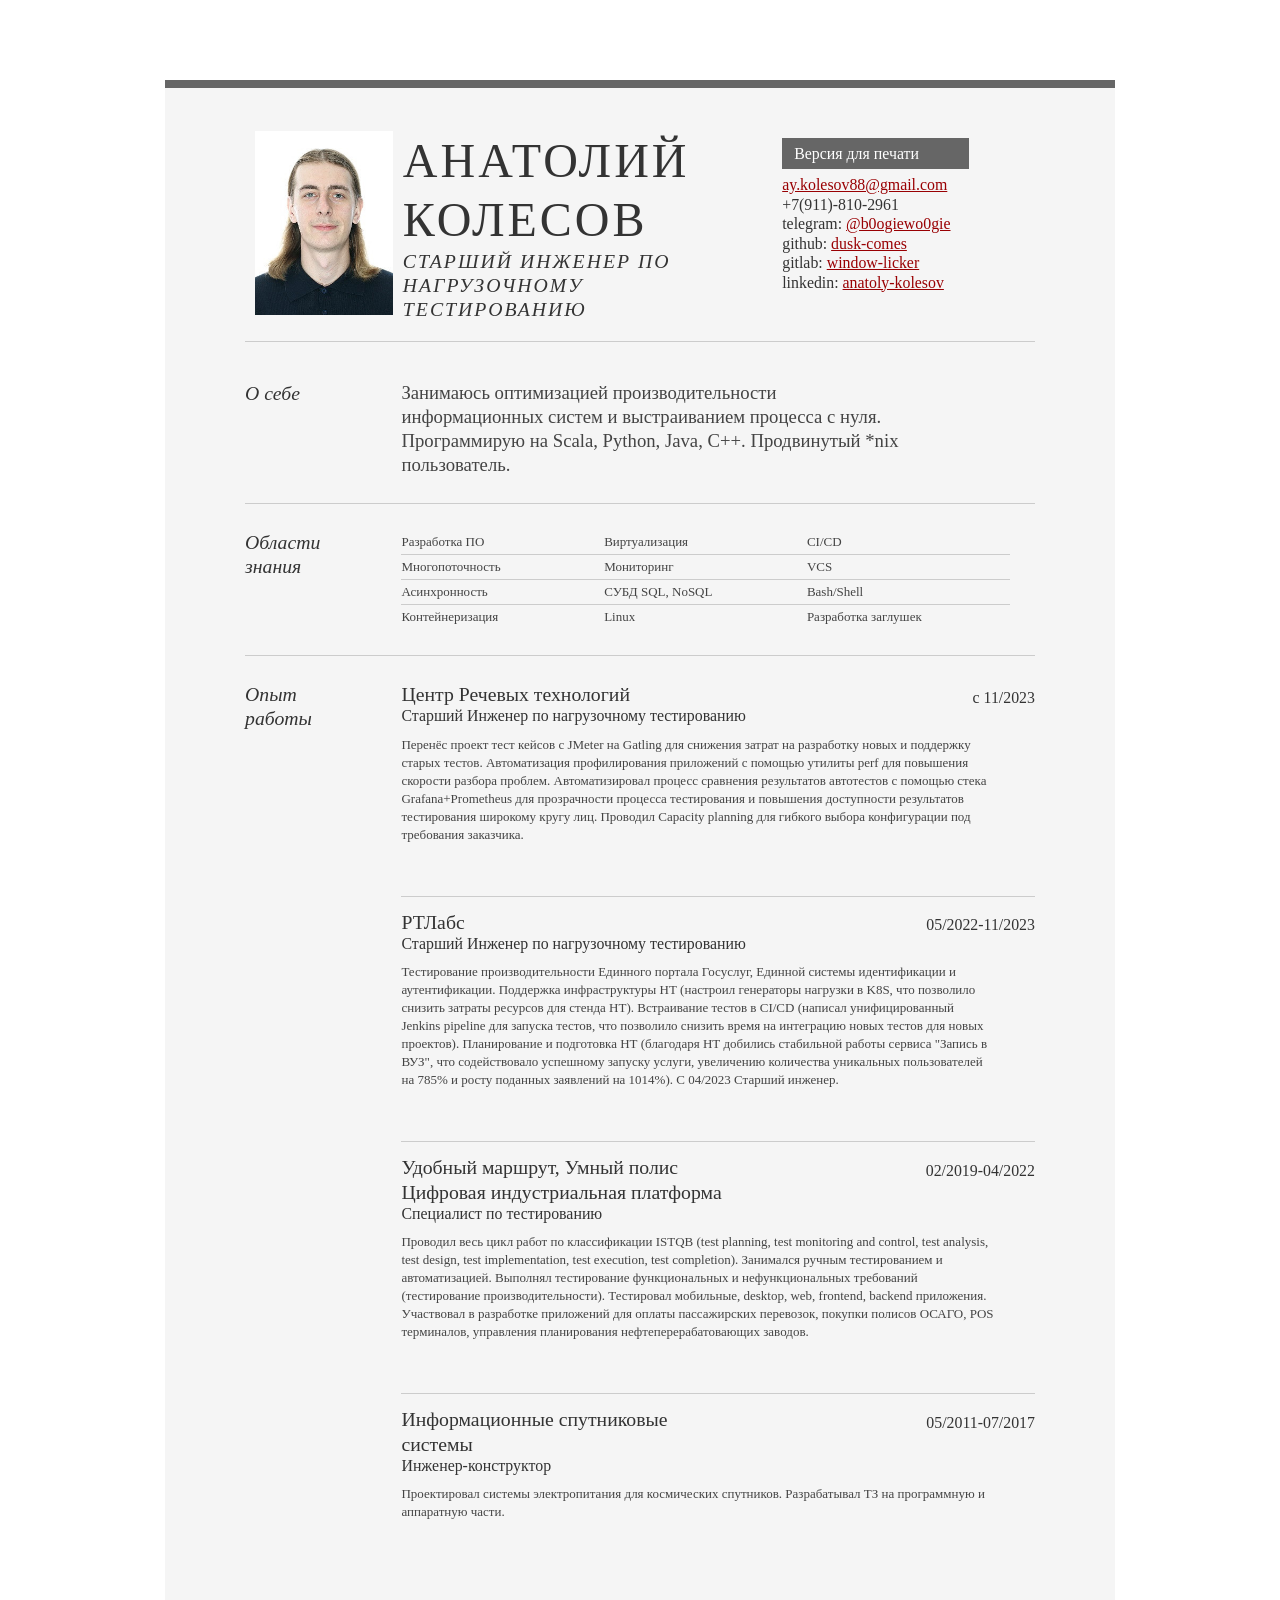
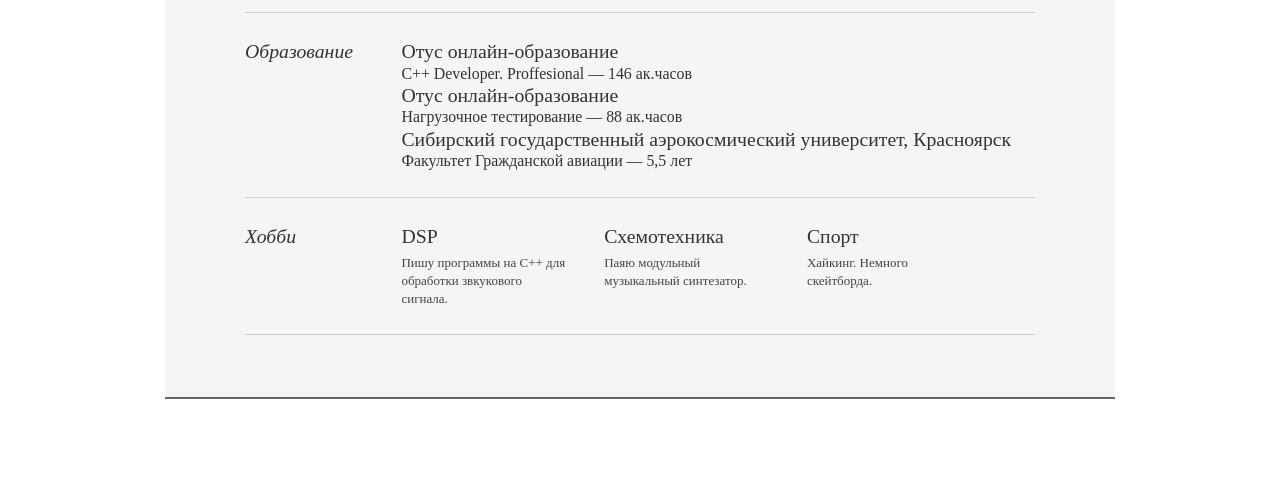
<file: index.html>
<!DOCTYPE html PUBLIC "-//W3C//DTD XHTML 1.0 Strict//EN" "http://www.w3.org/TR/xhtml1/DTD/xhtml1-strict.dtd">
<html>
<head>

	<title>Колесов Анатолий | ay.kolesov88@gmail.com</title>
	<meta http-equiv="content-type" content="text/html; charset=utf-8" />

	<meta name="keywords" content="" />
	<meta name="description" content="" />

	<link rel="stylesheet" type="text/css" href="./css/reset-fonts-grids.css" media="all" /> 
	<link id="replace" rel="stylesheet" type="text/css" href="./css/main.css" media="all" />

</head>
<body>

<div id="doc2" class="yui-t7">
	<div id="inner">
	
		<div id="hd">
			<div class="yui-gc">
				<div class="yui-u first">
					<h1><img src="me.jpg" align="left" hspace="10" height="184" alt="photo"/>Анатолий Колесов</h1>
					<h2>Старший инженер по нагрузочному тестированию</h2>
				</div>

				<div class="yui-u">
					<div class="contact-info">
						<h3><a id="pdf" href="au.kolesov.qa.load.pdf">Версия для печати</a></h3>
						<h3><a href="mailto:ay.kolesov88@gmail.com">ay.kolesov88@gmail.com</a></h3>
						<h3>+7(911)-810-2961</h3>
                        <h3>telegram: <a href="https://t.me/b0ogiewo0gie">@b0ogiewo0gie</a></h3>
                        <h3>github: <a href="https://github.com/dusk-comes/">dusk-comes</a></h3>
                        <h3>gitlab: <a href="https://gitlab.com/window-licker">window-licker</a></h3>
                        <h3>linkedin: <a href="https://www.linkedin.com/mwlite/profile/in/anatoly-kolesov">anatoly-kolesov</a></h3>
					</div><!--// .contact-info -->
				</div>
			</div><!--// .yui-gc -->
		</div><!--// hd -->

		<div id="bd">
			<div id="yui-main">
				<div class="yui-b">

					<div class="yui-gf">
						<div class="yui-u first">
							<h2>О себе</h2>
						</div>
						<div class="yui-u">
							<p class="enlarge">
								Занимаюсь оптимизацией производительности информационных систем и выстраиванием процесса с нуля.
                                Программирую на Scala, Python, Java, C++. Продвинутый *nix пользователь.
							</p>
						</div>
					</div><!--// .yui-gf -->

					<div class="yui-gf">
						<div class="yui-u first">
							<h2>Области знания</h2>
						</div>
						<div class="yui-u">
							<ul class="talent">
								<li>Разработка ПО</li>
								<li>Многопоточность</li>
								<li>Асинхронность</li>
								<li class="last">Контейнеризация</li>
							</ul>

							<ul class="talent">
                                <li>Виртуализация</li>
								<li>Мониторинг</li>
								<li>СУБД SQL, NoSQL</li>
								<li class="last">Linux</li>
							</ul>

							<ul class="talent">
								<li>CI/CD</li>
								<li>VCS</li>
								<li>Bash/Shell</li>
								<li class="last">Разработка заглушек</li>
							</ul>
						</div>
					</div><!--// .yui-gf-->

					<div class="yui-gf">
	
						<div class="yui-u first">
							<h2>Опыт работы</h2>
						</div><!--// .yui-u -->

						<div class="yui-u">

							<div class="job">
								<h2>Центр Речевых технологий</h2>
								<h3>Старший Инженер по нагрузочному тестированию</h3>
								<h4>c 11/2023</h4>
								<p>Перенёс проект тест кейсов с JMeter на Gatling для снижения затрат на разработку новых и поддержку старых тестов. Автоматизация профилирования приложений с помощью утилиты perf для повышения скорости разбора проблем. Автоматизировал процесс сравнения результатов автотестов с помощью стека Grafana+Prometheus для прозрачности процесса тестирования и повышения доступности результатов тестирования широкому кругу лиц. Проводил Capacity planning для гибкого выбора конфигурации под требования заказчика.</p>
							</div>

							<div class="job">
								<h2>РТЛабс</h2>
								<h3>Старший Инженер по нагрузочному тестированию</h3>
								<h4>05/2022-11/2023</h4>
								<p>Тестирование производительности Единного портала Госуслуг, Единной системы идентификации и аутентификации. Поддержка инфраструктуры НТ (настроил генераторы нагрузки в K8S, что позволило снизить затраты ресурсов для стенда НТ). Встраивание тестов в CI/CD (написал унифицированный Jenkins pipeline для запуска тестов, что позволило снизить время на интеграцию новых тестов для новых проектов). Планирование и подготовка НТ (благодаря НТ добились стабильной работы сервиса "Запись в ВУЗ", что содействовало успешному запуску услуги, увеличению количества уникальных пользователей на 785% и росту поданных заявлений на 1014%). C 04/2023 Старший инженер.</p>
							</div>


							<div class="job">
								<h2>Удобный маршрут, Умный полис</h2>
                                <h2>Цифровая индустриальная платформа</h2>
								<h3>Специалист по тестированию</h3>
								<h4>02/2019-04/2022</h4>
								<p>Проводил весь цикл работ по классификации ISTQB (test planning, test monitoring and control, test analysis, test design, test implementation, test execution, test completion). Занимался ручным тестированием и автоматизацией. Выполнял тестирование функциональных и нефункциональных требований (тестирование производительности). Тестировал мобильные, desktop, web, frontend, backend приложения. Участвовал в разработке приложений для оплаты пассажирских перевозок, покупки полисов ОСАГО, POS терминалов, управления планирования нефтеперерабатовающих заводов.</p>
							</div>


							<div class="job last">
								<h2>Информационные спутниковые</h2>
								<h2>системы</h2>
								<h3>Инженер-конструктор</h3>
								<h4>05/2011-07/2017</h4>
								<p>Проектировал системы электропитания для космических спутников. Разрабатывал ТЗ на программную и аппаратную части.</p>
							</div>

						</div><!--// .yui-u -->
					</div><!--// .yui-gf -->

					<div class="yui-gf">
						<div class="yui-u first">
							<h2>Образование</h2>
						</div>
                        <div class="yui-u">
                            <h2>Отус онлайн-образование</h2>
                            <h3>C++ Developer. Proffesional &mdash; 146 ак.часов</h3>
                        </div>

                        <div class="yui-u">
                            <h2>Отус онлайн-образование</h2>
                            <h3>Нагрузочное тестирование &mdash; 88 ак.часов</h3>
                        </div>

						<div class="yui-u last">
							<h2>Сибирский государственный аэрокосмический университет, Красноярск</h2>
							<h3>Факультет Гражданской авиации &mdash; 5,5 лет </h3>
						</div>
					</div><!--// .yui-gf -->

                    <div class="yui-gf">
                        <div class="yui-u first">
                            <h2>Хобби</h2>
						</div>
						<div class="yui-u">

                            <div class="talent">
                                <h2>DSP</h2>
                                <p>Пишу программы на С++ для обработки звкукового сигнала.</p>
                            </div>

                            <div class="talent">
                                <h2>Схемотехника</h2>
                                <p>Паяю модульный музыкальный синтезатор.</p>
                            </div>

                            <div class="talent">
                                <h2>Спорт</h2>
                                <p>Хайкинг. Немного скейтборда.</p>
                            </div>
                        </div>
                    </div><!--// .yui-gf -->



				</div><!--// .yui-b -->
			</div><!--// yui-main -->
		</div><!--// bd -->

	</div><!-- // inner -->


</div><!--// doc -->


</body>
</html>
</file>
<file: css/main.css>
/*
---------------------------------------------------------------------------------
	STRIPPED DOWN RESUME TEMPLATE
    html resume

    v0.9: 5/28/09

    design and code by: thingsthatarebrown.com 
                        (matt brown)
---------------------------------------------------------------------------------
*/


.msg { padding: 10px; background: #222; position: relative; }
.msg h1 { color: #fff;  }
.msg a { margin-left: 20px; background: #408814; color: white; padding: 4px 8px; text-decoration: none; }
.msg a:hover { background: #266400; }

/* //-- yui-grids style overrides -- */
body { font-family: Georgia; color: #444; }
#inner { padding: 10px 80px; margin: 80px auto; background: #f5f5f5; border: solid #666; border-width: 8px 0 2px 0; }
.yui-gf { margin-bottom: 2em; padding-bottom: 2em; border-bottom: 1px solid #ccc; }

/* //-- header, body, footer -- */
#hd { margin: 2.5em 0 3em 0; padding-bottom: 1.5em; border-bottom: 1px solid #ccc }
#hd h2 { text-transform: uppercase; letter-spacing: 2px; }
#bd, #ft { margin-bottom: 2em; }

/* //-- footer -- */
#ft { padding: 1em 0 5em 0; font-size: 92%; border-top: 1px solid #ccc; text-align: center; }
#ft p { margin-bottom: 0; text-align: center;   }

/* //-- core typography and style -- */
#hd h1 { font-size: 48px; text-transform: uppercase; letter-spacing: 3px; }
h2 { font-size: 152% }
h3, h4 { font-size: 122%; }
h1, h2, h3, h4 { color: #333; }
p { font-size: 100%; line-height: 18px; padding-right: 3em; }
a { color: #990003 }
a:hover { text-decoration: none; }
strong { font-weight: bold; }
li { line-height: 24px; border-bottom: 1px solid #ccc; }
p.enlarge { font-size: 144%; padding-right: 6.5em; line-height: 24px; }
p.enlarge span { color: #000 }
.contact-info { margin-top: 7px; }
.first h2 { font-style: italic; }
.last { border-bottom: 0 }


/* //-- section styles -- */

a#pdf { display: block; float: left; background: #666; color: white; padding: 6px 50px 6px 12px; margin-bottom: 6px; text-decoration: none;  }
a#pdf:hover { background: #222; }

.job { position: relative; margin-bottom: 1em; padding-bottom: 1em; border-bottom: 1px solid #ccc; }
.job h4 { position: absolute; top: 0.35em; right: 0 }
.job p { margin: 0.75em 0 3em 0; }

.last { border: none; }
.skills-list {  }
.skills-list ul { margin: 0; }
.skills-list li { margin: 3px 0; padding: 3px 0; }
.skills-list li span { font-size: 152%; display: block; margin-bottom: -2px; padding: 0 }
.talent { width: 32%; float: left }
.talent h2 { margin-bottom: 6px; }

#srt-ttab { margin-bottom: 100px; text-align: center;  }
#srt-ttab img.last { margin-top: 20px }

/* --// override to force 1/8th width grids -- */
.yui-gf .yui-u{width:80.2%;}
.yui-gf div.first{width:12.3%;}
</file>
